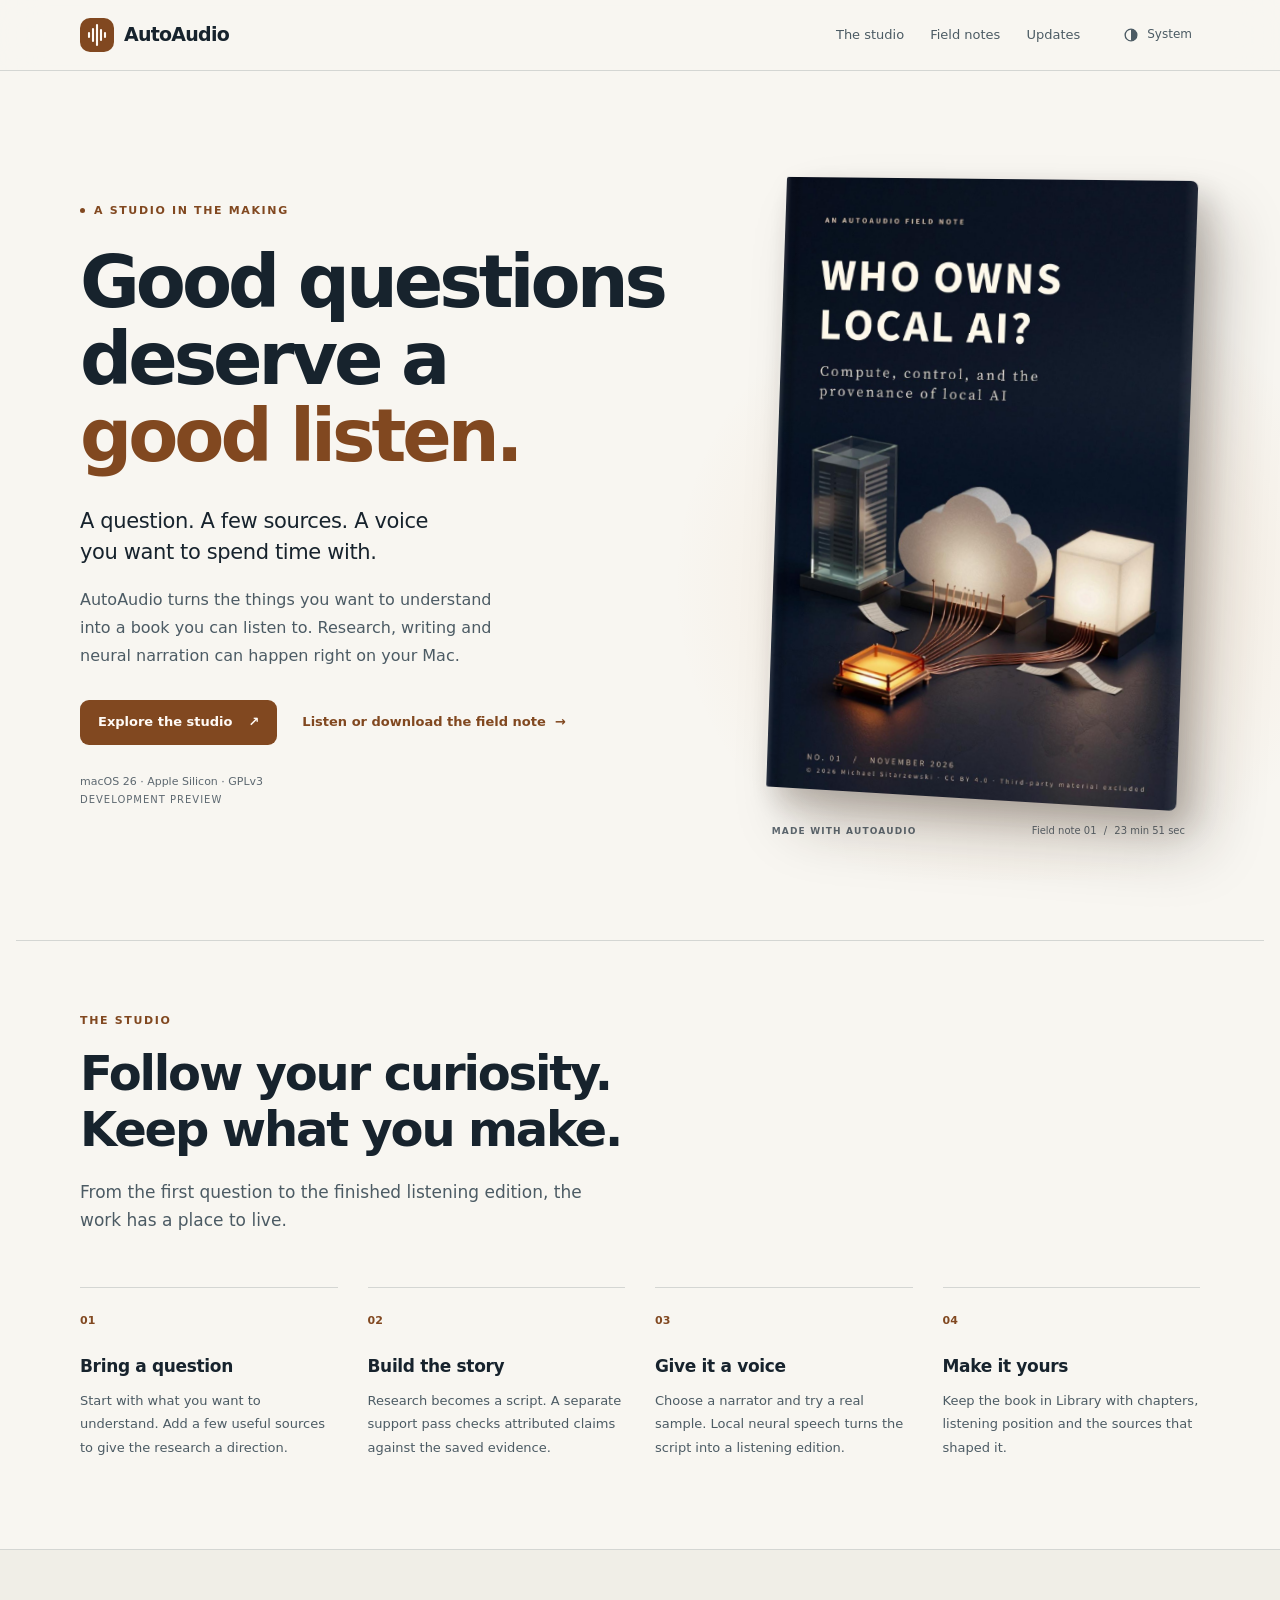
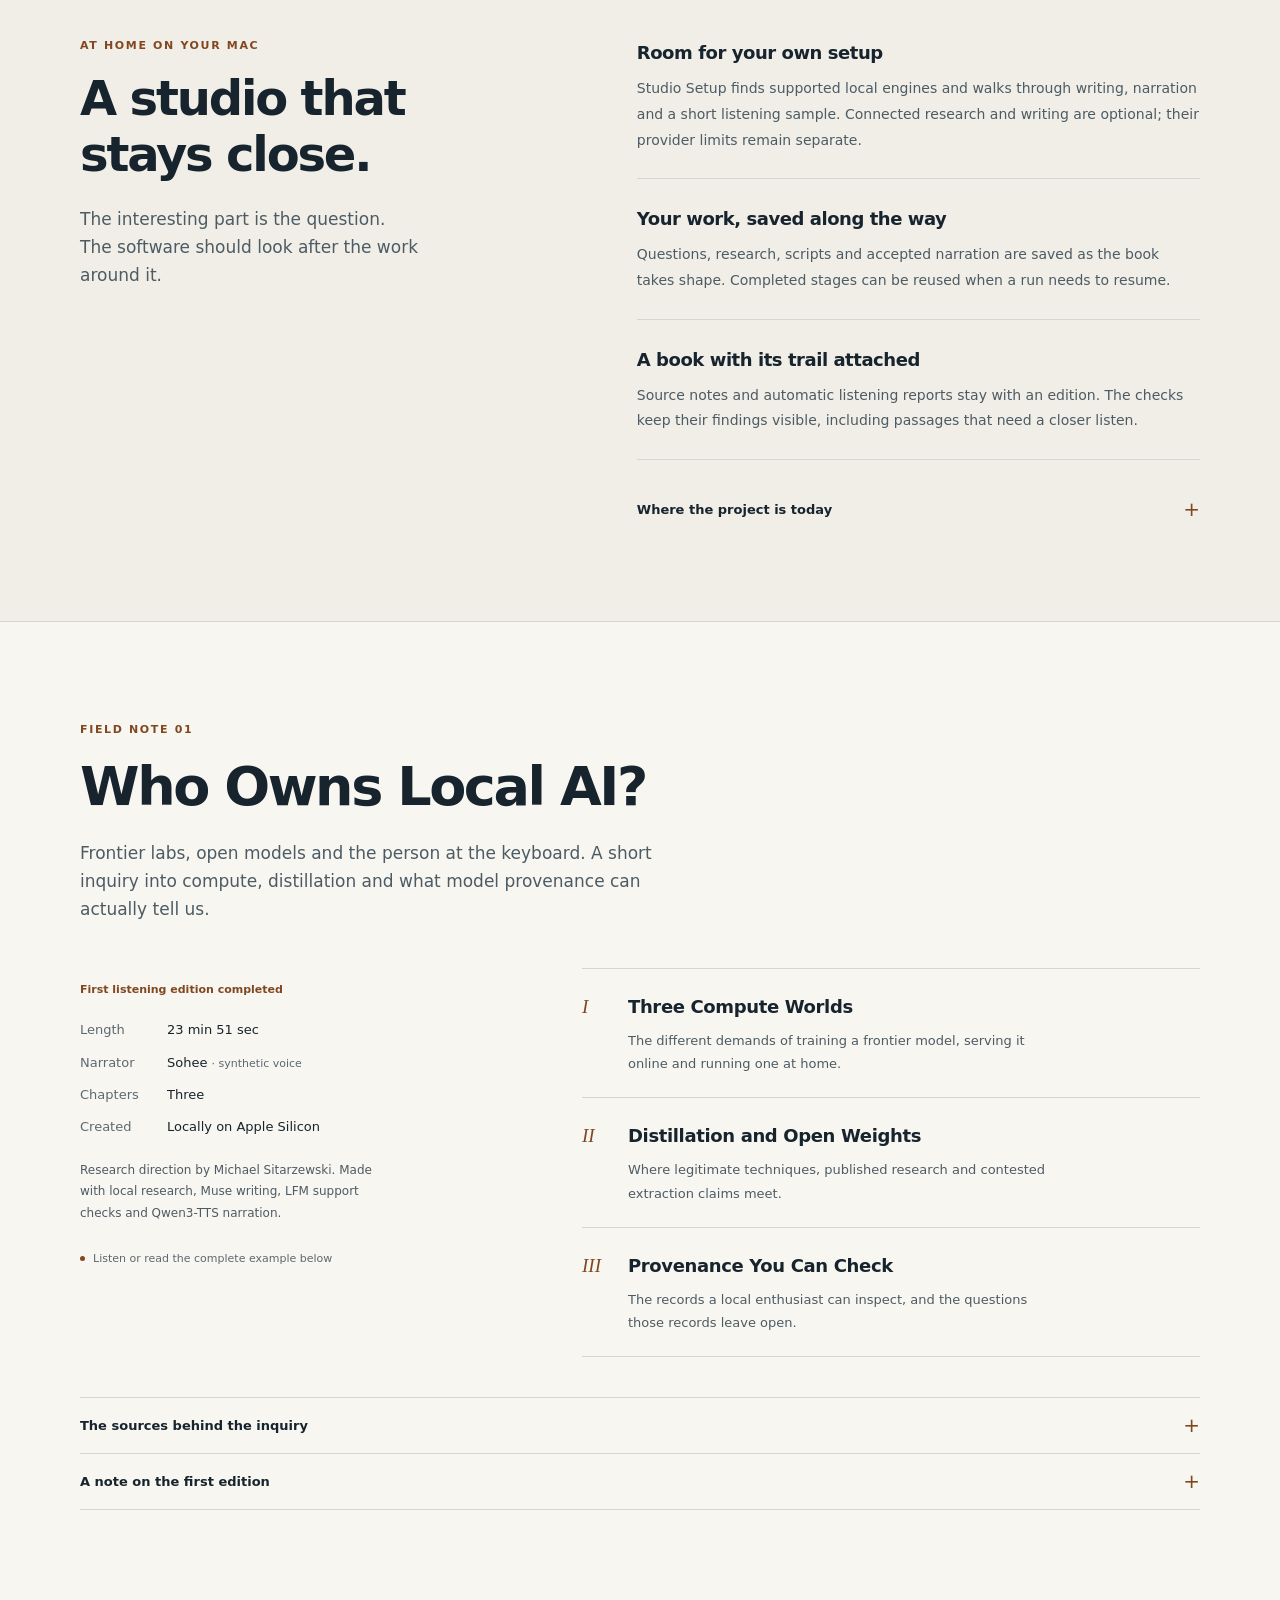
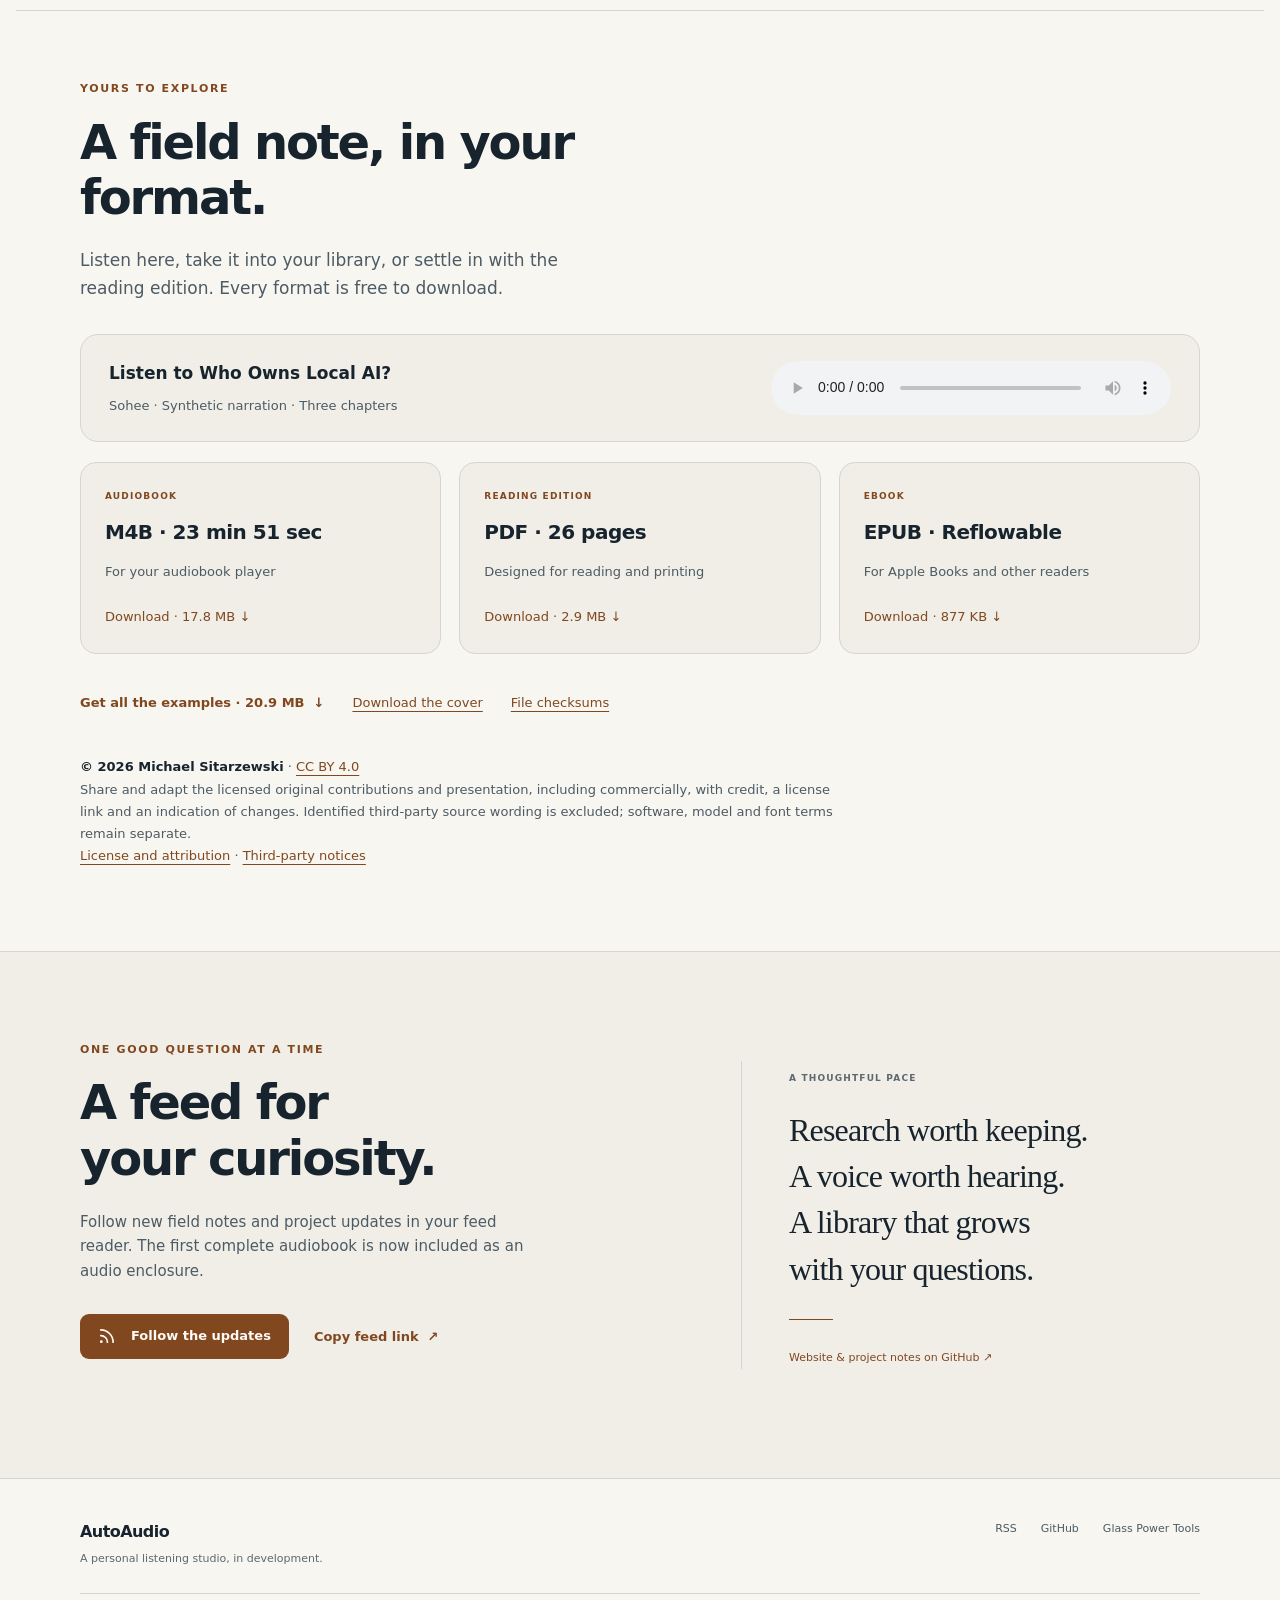
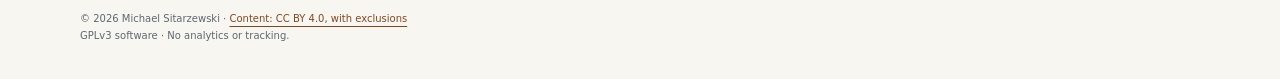
<file: index.html>
<!doctype html>
<html lang="en">
<head>
  <meta charset="utf-8">
  <meta name="viewport" content="width=device-width, initial-scale=1">
  <meta name="color-scheme" content="dark light">
  <meta name="theme-color" content="#10171f" media="(prefers-color-scheme: dark)">
  <meta name="theme-color" content="#f8f6f1" media="(prefers-color-scheme: light)">
  <title>AutoAudio — Good questions deserve a good listen.</title>
  <meta name="description" content="A personal audiobook studio for Mac. Follow a question through research, writing and local neural narration, then keep the finished book in your library. In development for Apple Silicon.">
  <link rel="canonical" href="https://msitarzewski.github.io/AutoAudio/">
  <meta property="og:type" content="website">
  <meta property="og:locale" content="en_US">
  <meta property="og:site_name" content="AutoAudio">
  <meta property="og:title" content="Good questions deserve a good listen.">
  <meta property="og:description" content="A personal audiobook studio for Mac. A question, a few sources, and a voice you want to spend time with.">
  <meta property="og:url" content="https://msitarzewski.github.io/AutoAudio/">
  <meta property="og:image" content="https://msitarzewski.github.io/AutoAudio/assets/who-owns-local-ai-cover.jpg">
  <meta property="og:image:alt" content="The cover of Who Owns Local AI?, AutoAudio’s first field note.">
  <meta name="twitter:card" content="summary_large_image">
  <link rel="icon" type="image/svg+xml" href="assets/favicon.svg">
  <link rel="alternate" type="application/rss+xml" title="AutoAudio updates" href="feed.xml">
  <link rel="stylesheet" href="assets/site.css">
  <script src="assets/site.js" defer></script>
</head>
<body>
  <a class="skip-link" href="#content">Skip to content</a>
  <header class="site-header">
    <div class="header-inner">
      <a class="wordmark" href="./" aria-label="AutoAudio home">
        <svg class="brand-mark" width="34" height="34" viewBox="0 0 34 34" aria-hidden="true"><rect width="34" height="34" rx="10" fill="currentColor"/><g stroke="var(--mark-ink)" stroke-width="2.1" stroke-linecap="round"><path d="M9 15v4M13 11v12M17 7v20M21 12v10M25 15v4"/></g></svg>
        <span>AutoAudio</span>
      </a>
      <nav aria-label="Main navigation">
        <a href="#studio">The studio</a>
        <a href="#field-note">Field notes</a>
        <a href="#updates">Updates</a>
      </nav>
      <button class="appearance-button" id="appearance" type="button" aria-label="Appearance: system. Change appearance." title="Change appearance" hidden>
        <svg width="18" height="18" viewBox="0 0 20 20" fill="none" aria-hidden="true"><circle cx="10" cy="10" r="6.5" stroke="currentColor" stroke-width="1.5"/><path d="M10 3.5a6.5 6.5 0 0 1 0 13Z" fill="currentColor"/></svg>
        <span id="appearance-label">System</span>
      </button>
    </div>
  </header>

  <main id="content">
    <section class="hero page-width" aria-labelledby="hero-title">
      <div class="hero-copy">
        <p class="eyebrow"><span class="status-dot" aria-hidden="true"></span> A studio in the making</p>
        <h1 id="hero-title">Good questions<br>deserve a<br><span>good listen.</span></h1>
        <p class="hero-lede">A question. A few sources. A voice you want to spend time with.</p>
        <p class="hero-description">AutoAudio turns the things you want to understand into a book you can listen to. Research, writing and neural narration can happen right on your Mac.</p>
        <div class="actions">
          <a class="button primary" href="#studio">Explore the studio <span aria-hidden="true">↗</span></a>
          <a class="text-link" href="#downloads">Listen or download the field note <span aria-hidden="true">→</span></a>
        </div>
        <p class="platform-note">macOS 26 · Apple Silicon · GPLv3<br><span>Development preview</span></p>
      </div>
      <figure class="hero-book">
        <div class="book-halo" aria-hidden="true"></div>
        <div class="cover-wrap">
          <img class="book-cover" src="assets/who-owns-local-ai-cover.jpg" width="1024" height="1536" fetchpriority="high" alt="Who Owns Local AI? A dark blue cover with a luminous personal computing core connected to sculptural computing structures by fine copper lines.">
        </div>
        <figcaption><span class="mini-label">Made with AutoAudio</span><span>Field note 01 <span aria-hidden="true">/</span> 23 min 51 sec</span></figcaption>
      </figure>
    </section>

    <section class="journey page-width" id="studio" aria-labelledby="journey-title">
      <div class="section-heading">
        <p class="eyebrow">The studio</p>
        <h2 id="journey-title">Follow your curiosity.<br>Keep what you make.</h2>
        <p>From the first question to the finished listening edition, the work has a place to live.</p>
      </div>
      <ol class="journey-steps">
        <li><span class="step-number" aria-hidden="true">01</span><h3>Bring a question</h3><p>Start with what you want to understand. Add a few useful sources to give the research a direction.</p></li>
        <li><span class="step-number" aria-hidden="true">02</span><h3>Build the story</h3><p>Research becomes a script. A separate support pass checks attributed claims against the saved evidence.</p></li>
        <li><span class="step-number" aria-hidden="true">03</span><h3>Give it a voice</h3><p>Choose a narrator and try a real sample. Local neural speech turns the script into a listening edition.</p></li>
        <li><span class="step-number" aria-hidden="true">04</span><h3>Make it yours</h3><p>Keep the book in Library with chapters, listening position and the sources that shaped it.</p></li>
      </ol>
    </section>

    <section class="close-section" aria-labelledby="close-title">
      <div class="page-width close-grid">
        <div>
          <p class="eyebrow">At home on your Mac</p>
          <h2 id="close-title">A studio that<br>stays close.</h2>
          <p class="section-intro">The interesting part is the question. The software should look after the work around it.</p>
        </div>
        <div class="studio-details">
          <article><h3>Room for your own setup</h3><p>Studio Setup finds supported local engines and walks through writing, narration and a short listening sample. Connected research and writing are optional; their provider limits remain separate.</p></article>
          <article><h3>Your work, saved along the way</h3><p>Questions, research, scripts and accepted narration are saved as the book takes shape. Completed stages can be reused when a run needs to resume.</p></article>
          <article><h3>A book with its trail attached</h3><p>Source notes and automatic listening reports stay with an edition. The checks keep their findings visible, including passages that need a closer listen.</p></article>
          <details class="plain-disclosure"><summary>Where the project is today <span aria-hidden="true">+</span></summary><div><p>The Mac studio has produced a complete book through its local pipeline, including native Library playback. AutoAudio is still a development project.</p><p>Companion listening on iPhone, iPad and Apple Vision Pro, and optional private iCloud sync, are in development and qualification. Public app downloads are not posted here yet.</p></div></details>
        </div>
      </div>
    </section>

    <section class="field-note page-width" id="field-note" aria-labelledby="book-title">
      <div class="section-heading book-heading">
        <p class="eyebrow">Field note 01</p>
        <h2 id="book-title">Who Owns Local AI?</h2>
        <p>Frontier labs, open models and the person at the keyboard. A short inquiry into compute, distillation and what model provenance can actually tell us.</p>
      </div>
      <div class="book-detail-grid">
        <div class="edition-facts">
          <p class="edition-status">First listening edition completed</p>
          <dl>
            <div><dt>Length</dt><dd>23 min 51 sec</dd></div>
            <div><dt>Narrator</dt><dd>Sohee <span>· synthetic voice</span></dd></div>
            <div><dt>Chapters</dt><dd>Three</dd></div>
            <div><dt>Created</dt><dd>Locally on Apple Silicon</dd></div>
          </dl>
          <p class="edition-caption">Research direction by Michael Sitarzewski. Made with local research, Muse writing, LFM support checks and Qwen3-TTS narration.</p>
          <p class="publication-note"><span class="status-dot" aria-hidden="true"></span> Listen or read the complete example below</p>
        </div>
        <ol class="chapter-list">
          <li><span aria-hidden="true">I</span><div><h3>Three Compute Worlds</h3><p>The different demands of training a frontier model, serving it online and running one at home.</p></div></li>
          <li><span aria-hidden="true">II</span><div><h3>Distillation and Open Weights</h3><p>Where legitimate techniques, published research and contested extraction claims meet.</p></div></li>
          <li><span aria-hidden="true">III</span><div><h3>Provenance You Can Check</h3><p>The records a local enthusiast can inspect, and the questions those records leave open.</p></div></li>
        </ol>
      </div>
      <div class="book-notes">
        <details class="plain-disclosure"><summary>The sources behind the inquiry <span aria-hidden="true">+</span></summary><div>
          <p>Five primary-source publications and repositories were consulted for this edition, as retrieved on November 8, 2026. These are publisher statements and documentation; inclusion does not imply endorsement of the book.</p>
          <ol class="source-list">
            <li><span>Anthropic · February 23, 2026</span><a href="https://www.anthropic.com/news/detecting-and-preventing-distillation-attacks">Detecting and preventing distillation attacks <span aria-hidden="true">↗</span></a></li>
            <li><span>Anthropic · October 12, 2026</span><a href="https://www.anthropic.com/news/distillation-defenses">Strengthening our defenses against distillation attacks <span aria-hidden="true">↗</span></a></li>
            <li><span>OpenAI · accessed November 8, 2026</span><a href="https://openai.com/index/building-the-compute-infrastructure-for-the-intelligence-age/">Building the compute infrastructure for the Intelligence Age <span aria-hidden="true">↗</span></a></li>
            <li><span>DeepSeek-AI contributors · repository</span><a href="https://github.com/deepseek-ai/DeepSeek-R1">DeepSeek-R1 <span aria-hidden="true">↗</span></a></li>
            <li><span>MLX contributors · repository</span><a href="https://github.com/ml-explore/mlx">MLX: An array framework for Apple silicon <span aria-hidden="true">↗</span></a></li>
          </ol>
        </div></details>
        <details class="plain-disclosure"><summary>A note on the first edition <span aria-hidden="true">+</span></summary><div>
          <p>This is an AI-assisted research and listening edition. Its automatic report retains 21 passage-level recognition flags; these are not human judgments of each passage. Research reflects sources retrieved on November 8, 2026. The reading editions include source notes and production credits.</p>
          <p>This example preserves the completed listening manuscript. The PDF and EPUB mark source-derived wording and explain the license exclusions. Interpretive conclusions and practical guidance remain the edition’s synthesis.</p>
        </div></details>
      </div>
    </section>

    <section class="downloads-section page-width" id="downloads" aria-labelledby="downloads-title">
      <div class="section-heading"><p class="eyebrow">Yours to explore</p><h2 id="downloads-title">A field note, in your format.</h2><p>Listen here, take it into your library, or settle in with the reading edition. Every format is free to download.</p></div>
      <div class="listen-panel"><div><h3>Listen to Who Owns Local AI?</h3><p>Sohee · Synthetic narration · Three chapters</p></div><audio controls preload="metadata" aria-label="Who Owns Local AI? narrated by Sohee"><source src="examples/who-owns-local-ai/who-owns-local-ai.m4b" type="audio/mp4">Your browser does not support this player. <a href="examples/who-owns-local-ai/who-owns-local-ai.m4b">Download the audiobook</a>.</audio></div>
      <div class="download-grid"><a class="download-card" href="examples/who-owns-local-ai/who-owns-local-ai.m4b" download><span class="mini-label">Audiobook</span><strong>M4B · 23 min 51 sec</strong><span>For your audiobook player</span><span class="download-size">Download · 17.8 MB <span aria-hidden="true">↓</span></span></a><a class="download-card" href="examples/who-owns-local-ai/who-owns-local-ai.pdf" download><span class="mini-label">Reading edition</span><strong>PDF · 26 pages</strong><span>Designed for reading and printing</span><span class="download-size">Download · 2.9 MB <span aria-hidden="true">↓</span></span></a><a class="download-card" href="examples/who-owns-local-ai/who-owns-local-ai.epub" download><span class="mini-label">Ebook</span><strong>EPUB · Reflowable</strong><span>For Apple Books and other readers</span><span class="download-size">Download · 877 KB <span aria-hidden="true">↓</span></span></a></div>
      <div class="download-extras"><a class="text-link" href="examples/who-owns-local-ai/who-owns-local-ai-examples.zip" download>Get all the examples · 20.9 MB <span aria-hidden="true">↓</span></a><a href="examples/who-owns-local-ai/cover.jpg" download>Download the cover</a><a href="examples/who-owns-local-ai/SHA256SUMS.txt">File checksums</a></div>
      <div class="content-license"><p><strong>© 2026 Michael Sitarzewski</strong> · <a rel="license" href="https://creativecommons.org/licenses/by/4.0/">CC BY 4.0</a></p><p>Share and adapt the licensed original contributions and presentation, including commercially, with credit, a license link and an indication of changes. Identified third-party source wording is excluded; software, model and font terms remain separate.</p><p><a href="examples/who-owns-local-ai/LICENSE.txt">License and attribution</a> · <a href="examples/who-owns-local-ai/THIRD-PARTY-NOTICES.txt">Third-party notices</a></p></div>
    </section>

    <section class="updates-section" id="updates" aria-labelledby="updates-title">
      <div class="page-width updates-grid">
        <div>
          <p class="eyebrow">One good question at a time</p>
          <h2 id="updates-title">A feed for<br>your curiosity.</h2>
          <p>Follow new field notes and project updates in your feed reader. The first complete audiobook is now included as an audio enclosure.</p>
          <div class="actions"><a class="button primary" href="feed.xml"><svg width="17" height="17" viewBox="0 0 18 18" fill="none" aria-hidden="true"><circle cx="3.5" cy="14.5" r="1.5" fill="currentColor"/><path d="M3 8a7 7 0 0 1 7 7M3 2a13 13 0 0 1 13 13" stroke="currentColor" stroke-width="1.8" stroke-linecap="round"/></svg> Follow the updates</a><button class="text-link copy-button" id="copy-feed" type="button" hidden>Copy feed link <span aria-hidden="true">↗</span></button></div>
          <p class="copy-status" id="copy-status" role="status" aria-live="polite"></p>
        </div>
        <div class="feed-note"><span class="mini-label">A thoughtful pace</span><p>Research worth keeping. <br>A voice worth hearing. <br>A library that grows <br>with your questions.</p><span class="feed-rule" aria-hidden="true"></span><a href="https://github.com/msitarzewski/AutoAudio">Website &amp; project notes on GitHub <span aria-hidden="true">↗</span></a></div>
      </div>
    </section>
  </main>

  <footer class="site-footer page-width"><div><a class="footer-wordmark" href="./">AutoAudio</a><p>A personal listening studio, in development.</p></div><nav aria-label="Footer navigation"><a href="feed.xml">RSS</a><a href="https://github.com/msitarzewski/AutoAudio">GitHub</a><a href="https://github.com/msitarzewski/GlassPowerTools">Glass Power Tools</a></nav><p class="footer-note">© 2026 Michael Sitarzewski · <a href="CONTENT-LICENSE.md">Content: CC BY 4.0, with exclusions</a><br>GPLv3 software · No analytics or tracking.</p></footer>
</body>
</html>
</file>
<file: assets/site.css>
/* AutoAudio: the Apple-family site, with the first field note's ink and copper. */
:root {
  color-scheme: dark;
  --background: #10171f;
  --surface: #151f29;
  --surface-soft: #19232d;
  --text: #f3f0e8;
  --muted: #bac1c6;
  --dim: #a3acb3;
  --line: #35424d;
  --copper: #e8b990;
  --copper-strong: #f3c7a2;
  --button-ink: #201910;
  --mark-ink: #10171f;
  --glow: rgba(211, 137, 66, .13);
  --shadow: rgba(0, 0, 0, .5);
  --font: -apple-system, BlinkMacSystemFont, "SF Pro Text", "Helvetica Neue", system-ui, sans-serif;
  --read: 660px;
  --wide: 1120px;
  --gutter: clamp(22px, 5vw, 64px);
}
@media (prefers-color-scheme: light) {
  :root:not([data-theme="dark"]) {
    color-scheme: light;
    --background: #f8f6f1;
    --surface: #f0eee7;
    --surface-soft: #eeebe3;
    --text: #17232d;
    --muted: #4c5b64;
    --dim: #5d6870;
    --line: #d4d6d3;
    --copper: #814820;
    --copper-strong: #6f3a19;
    --button-ink: #fffaf5;
    --mark-ink: #fffaf5;
    --glow: rgba(211, 137, 66, .16);
    --shadow: rgba(43, 30, 18, .21);
  }
}
:root[data-theme="light"] {
  color-scheme: light;
  --background: #f8f6f1;
  --surface: #f0eee7;
  --surface-soft: #eeebe3;
  --text: #17232d;
  --muted: #4c5b64;
  --dim: #5d6870;
  --line: #d4d6d3;
  --copper: #814820;
  --copper-strong: #6f3a19;
  --button-ink: #fffaf5;
  --mark-ink: #fffaf5;
  --glow: rgba(211, 137, 66, .16);
  --shadow: rgba(43, 30, 18, .21);
}
* { box-sizing: border-box; }
html { scroll-behavior: smooth; scroll-padding-top: 94px; -webkit-text-size-adjust: 100%; }
body { margin: 0; color: var(--text); background: var(--background); font: 17px/1.65 var(--font); -webkit-font-smoothing: antialiased; overflow-x: clip; }
a { color: var(--copper); text-underline-offset: 4px; text-decoration-thickness: 1px; }
a:hover { color: var(--copper-strong); }
a:focus-visible, button:focus-visible, summary:focus-visible { outline: 3px solid var(--copper); outline-offset: 5px; border-radius: 5px; }
button { font: inherit; }
button, summary { -webkit-tap-highlight-color: transparent; }
button[hidden] { display: none; }
img, svg { max-width: 100%; }
img { display: block; height: auto; }
p, h1, h2, h3, figure { margin: 0; }
h1, h2, h3 { font-weight: 650; }
::selection { background: var(--copper); color: var(--background); }
.page-width { max-width: calc(var(--wide) + var(--gutter) * 2); margin-inline: auto; padding-inline: var(--gutter); }
.skip-link { position: fixed; top: 12px; left: 12px; z-index: 10; transform: translateY(-180%); background: var(--surface); color: var(--text); padding: 10px 16px; border-radius: 8px; }
.skip-link:focus { transform: none; }
.site-header { position: sticky; top: 0; z-index: 5; border-bottom: 1px solid var(--line); background: var(--background); }
@supports (backdrop-filter: blur(20px)) { .site-header { background: color-mix(in srgb, var(--background) 88%, transparent); backdrop-filter: blur(20px); -webkit-backdrop-filter: blur(20px); } }
.header-inner { max-width: calc(var(--wide) + var(--gutter) * 2); margin-inline: auto; padding: 15px var(--gutter); display: flex; align-items: center; gap: 34px; min-height: 70px; }
.wordmark { display: inline-flex; align-items: center; gap: 10px; font-size: 19px; font-weight: 680; letter-spacing: -.04em; color: var(--text); text-decoration: none; }
.brand-mark { color: var(--copper); flex: 0 0 auto; }
.site-header nav { display: flex; gap: 26px; margin-left: auto; }
.site-header nav a { font-size: 13px; text-decoration: none; color: var(--muted); padding-block: 8px; }
.site-header nav a:hover { color: var(--text); }
.appearance-button { display: inline-flex; align-items: center; justify-content: center; gap: 7px; min-height: 34px; padding: 4px 8px; border: 0; background: none; color: var(--muted); cursor: pointer; font-size: 12px; }
.appearance-button:hover { color: var(--text); }
.hero { display: grid; grid-template-columns: minmax(0, 1.15fr) minmax(0, .85fr); gap: clamp(36px, 6vw, 100px); padding-top: clamp(70px, 8vw, 118px); padding-bottom: 100px; align-items: center; }
.eyebrow { color: var(--copper); font-size: 11px; font-weight: 650; line-height: 1.4; text-transform: uppercase; letter-spacing: .15em; display: flex; align-items: center; gap: 9px; }
.status-dot { width: 5px; height: 5px; flex: 0 0 auto; border-radius: 50%; display: inline-block; background: currentColor; }
h1 { font-size: clamp(49px, 5.7vw, 76px); line-height: 1.06; letter-spacing: -.055em; margin-top: 24px; }
h1 span { color: var(--copper); }
.hero-lede { font-size: 21px; line-height: 1.5; letter-spacing: -.018em; max-width: 390px; margin-top: 31px; }
.hero-description { max-width: 440px; margin-top: 17px; color: var(--muted); font-size: 16px; line-height: 1.75; }
.actions { display: flex; flex-wrap: wrap; align-items: center; gap: 18px 25px; margin-top: 30px; }
.button { display: inline-flex; gap: 16px; align-items: center; justify-content: center; min-height: 45px; padding: 10px 18px; border-radius: 9px; text-decoration: none; font-size: 13px; line-height: 1.6; font-weight: 650; }
.button.primary { background: var(--copper); color: var(--button-ink); }
.button.primary:hover { background: var(--copper-strong); color: var(--button-ink); }
.text-link { display: inline-flex; gap: 9px; align-items: center; font-size: 13px; font-weight: 560; text-decoration: none; min-height: 44px; }
.text-link:hover { text-decoration: underline; }
.platform-note { color: var(--dim); font-size: 11px; line-height: 1.7; margin-top: 28px; }
.platform-note span { font-size: 10px; text-transform: uppercase; letter-spacing: .1em; }
.hero-book { position: relative; margin: 0; padding: 6px 15px 0; isolation: isolate; }
.book-halo { position: absolute; inset: 7% -28% -6%; z-index: -1; background: radial-gradient(ellipse at 55% 55%, var(--glow), transparent 63%); pointer-events: none; }
.cover-wrap { transform: perspective(1300px) rotateY(-6deg) rotateZ(2deg); transform-origin: center; border-radius: 2px 7px 7px 2px; overflow: hidden; box-shadow: 2px 2px 0 rgba(255,255,255,.08) inset, -2px 0 0 rgba(255,255,255,.13), 11px 14px 30px var(--shadow), 27px 36px 60px var(--shadow); position: relative; }
.cover-wrap::after { content: ""; position: absolute; inset: 0; background: linear-gradient(90deg, rgba(255,255,255,.12), transparent 1.2%, rgba(0,0,0,.15) 2.7%, transparent 4%, transparent 97%, rgba(255,255,255,.08)); pointer-events: none; }
.book-cover { width: 100%; aspect-ratio: 2 / 3; object-fit: cover; background: #10171f; }
.hero-book figcaption { display: flex; align-items: baseline; justify-content: space-between; gap: 12px; color: var(--dim); font-size: 10px; padding-top: 24px; }
.mini-label { font-size: 9px; font-weight: 650; text-transform: uppercase; letter-spacing: .13em; }
.hero-book figcaption > span:last-child { white-space: nowrap; }
.hero-book figcaption > span:last-child span { padding-inline: 4px; }
.journey { padding-top: 72px; padding-bottom: 90px; border-top: 1px solid var(--line); }
.section-heading { max-width: var(--read); }
h2 { font-size: clamp(36px, 4vw, 48px); line-height: 1.15; letter-spacing: -.045em; margin-top: 18px; }
.section-heading > p:last-child { font-size: 17px; color: var(--muted); max-width: 525px; margin-top: 21px; }
.journey-steps { display: grid; grid-template-columns: repeat(4, minmax(0,1fr)); gap: 30px; padding: 0; list-style: none; margin: 53px 0 0; }
.journey-steps li { border-top: 1px solid var(--line); padding-top: 16px; }
.step-number { color: var(--copper); font-size: 11px; font-weight: 550; font-variant-numeric: tabular-nums; }
.journey-steps h3 { font-size: 17px; letter-spacing: -.02em; margin-top: 20px; }
.journey-steps p { color: var(--muted); font-size: 13px; line-height: 1.8; margin-top: 9px; }
.close-section { padding-block: 88px; background: var(--surface); border-block: 1px solid var(--line); }
.close-grid { display: grid; grid-template-columns: minmax(0, .9fr) minmax(0, 1.1fr); gap: 96px; }
.section-intro { max-width: 340px; margin-top: 23px; color: var(--muted); font-size: 17px; }
.studio-details article { padding-bottom: 25px; margin-bottom: 25px; border-bottom: 1px solid var(--line); }
.studio-details h3 { font-size: 18px; letter-spacing: -.025em; }
.studio-details article p { color: var(--muted); font-size: 14px; line-height: 1.85; margin-top: 8px; }
.plain-disclosure summary { display: flex; align-items: center; justify-content: space-between; gap: 20px; cursor: pointer; list-style: none; min-height: 48px; font-size: 13px; font-weight: 560; }
.plain-disclosure summary::-webkit-details-marker { display: none; }
.plain-disclosure summary > span { font-size: 20px; font-weight: 350; color: var(--copper); }
.plain-disclosure[open] summary > span { transform: rotate(45deg); }
.plain-disclosure > div { padding: 9px 0 19px; font-size: 13px; line-height: 1.8; color: var(--muted); }
.plain-disclosure > div p + p { margin-top: 12px; }
.field-note { padding-top: 100px; padding-bottom: 100px; }
.book-heading { max-width: 725px; }
.book-heading h2 { font-size: clamp(36px, 4.4vw, 54px); }
.book-heading > p:last-child { max-width: 610px; }
.book-detail-grid { display: grid; grid-template-columns: minmax(0, .8fr) minmax(0, 1.2fr); gap: 90px; margin-top: 45px; }
.edition-facts { padding-top: 13px; }
.edition-status { color: var(--copper); font-size: 11px; font-weight: 600; }
.edition-facts dl { margin: 20px 0 0; font-size: 13px; }
.edition-facts dl > div { display: grid; grid-template-columns: 75px minmax(0,1fr); gap: 12px; margin-bottom: 11px; }
.edition-facts dt { color: var(--dim); }
.edition-facts dd { margin: 0; }
.edition-facts dd span { color: var(--dim); font-size: 11px; }
.edition-caption { color: var(--muted); font-size: 12px; line-height: 1.8; margin-top: 22px; max-width: 310px; }
.publication-note { color: var(--dim); font-size: 11px; display: flex; gap: 8px; align-items: center; margin-top: 25px; }
.publication-note .status-dot { color: var(--copper); }
.chapter-list { list-style: none; margin: 0; padding: 0; }
.chapter-list li { display: flex; align-items: baseline; gap: 20px; padding: 22px 0; border-top: 1px solid var(--line); }
.chapter-list li:last-child { border-bottom: 1px solid var(--line); }
.chapter-list > li > span { flex: 0 0 26px; font-family: Georgia, serif; font-size: 19px; font-style: italic; color: var(--copper); }
.chapter-list h3 { font-size: 18px; letter-spacing: -.02em; }
.chapter-list p { font-size: 13px; line-height: 1.8; color: var(--muted); margin-top: 7px; max-width: 430px; }
.book-notes { margin-top: 40px; border-top: 1px solid var(--line); }
.book-notes > details { border-bottom: 1px solid var(--line); }
.book-notes .plain-disclosure summary { min-height: 55px; }
.book-notes .plain-disclosure > div { max-width: 750px; }
.source-list { margin-top: 25px; padding-left: 20px; }
.source-list li { margin-bottom: 19px; padding-left: 7px; }
.source-list li > span { display: block; font-size: 10px; color: var(--dim); line-height: 1.6; margin-bottom: 3px; }
.source-list a { font-size: 13px; overflow-wrap: anywhere; }
.source-list a span { text-decoration: none; }
.updates-section { padding-block: 90px; background: var(--surface); border-block: 1px solid var(--line); }
.updates-grid { display: grid; grid-template-columns: minmax(0, 1.1fr) minmax(0, .9fr); gap: 100px; align-items: center; }
.updates-grid > div:first-child > p:not(.eyebrow):not(.copy-status) { max-width: 455px; color: var(--muted); font-size: 15px; margin-top: 24px; }
.copy-button { border: 0; padding: 0; background: none; color: var(--copper); cursor: pointer; }
.copy-status { font-size: 11px; color: var(--muted); min-height: 18px; margin-top: 11px; }
.feed-note { padding-left: 47px; border-left: 1px solid var(--line); }
.feed-note .mini-label { color: var(--dim); }
.feed-note > p { font-family: Georgia, "Times New Roman", serif; font-size: clamp(24px, 2.8vw, 32px); line-height: 1.45; letter-spacing: -.025em; margin-top: 18px; }
.feed-rule { display: block; width: 44px; height: 1px; background: var(--copper); margin-block: 27px 21px; }
.feed-note > a { font-size: 11px; text-decoration: none; }
.feed-note > a:hover { text-decoration: underline; }
.site-footer { display: grid; grid-template-columns: 1fr auto; gap: 25px 35px; padding-top: 38px; padding-bottom: 35px; align-items: start; }
.footer-wordmark { font-weight: 650; color: var(--text); font-size: 16px; letter-spacing: -.035em; text-decoration: none; }
.site-footer div p { color: var(--dim); font-size: 11px; margin-top: 5px; }
.site-footer nav { display: flex; gap: 24px; padding-top: 3px; }
.site-footer nav a { font-size: 11px; color: var(--muted); text-decoration: none; }
.site-footer nav a:hover { text-decoration: underline; }
.footer-note { grid-column: 1 / -1; font-size: 10px; color: var(--dim); line-height: 1.7; padding-top: 16px; border-top: 1px solid var(--line); }
.not-found { max-width: 640px; min-height: calc(100svh - 270px); padding-block: 100px; }
.not-found h1 { margin-bottom: 25px; }
.not-found > p { color: var(--muted); }
.not-found .actions { margin-top: 30px; }
@media (max-width: 1000px) {
  .hero { grid-template-columns: minmax(0, 1.1fr) minmax(0, .9fr); gap: 43px; }
  h1 { font-size: clamp(47px, 6.6vw, 66px); }
  .hero-book { padding-inline: 6px; }
  .hero-book figcaption { display: block; }
  .hero-book figcaption > span { display: block; }
  .hero-book figcaption > span:last-child { margin-top: 5px; }
  .hero-lede { font-size: 19px; }
  .hero-description { font-size: 15px; }
  .hero .actions { gap: 12px 18px; }
  .close-grid, .book-detail-grid, .updates-grid { gap: 55px; }
  .journey-steps { gap: 22px; }
  .journey-steps h3 { font-size: 16px; }
  .feed-note { padding-left: 32px; }
}
@media (max-width: 760px) {
  .header-inner { gap: 16px; padding-block: 12px; min-height: 64px; }
  .site-header nav { gap: 18px; }
  .site-header nav a { font-size: 12px; }
  .appearance-button { padding-inline: 4px; }
  #appearance-label { display: none; }
  .hero { gap: 40px; padding-top: 62px; padding-bottom: 72px; }
  h1 { font-size: 45px; }
  .hero-lede { font-size: 17px; margin-top: 24px; }
  .hero-description { font-size: 14px; }
  .hero-book { padding: 0; }
  .hero .actions { margin-top: 25px; }
  .hero .button, .hero .text-link { font-size: 12px; }
  .journey { padding-top: 60px; padding-bottom: 65px; }
  .journey-steps { grid-template-columns: repeat(2, minmax(0,1fr)); gap: 35px; margin-top: 36px; }
  .journey-steps h3 { margin-top: 12px; }
  .close-section, .updates-section { padding-block: 65px; }
  .close-grid, .updates-grid { grid-template-columns: 1fr; gap: 40px; }
  .section-intro { max-width: 470px; }
  .studio-details article { padding-bottom: 20px; margin-bottom: 20px; }
  .field-note { padding-block: 70px; }
  .book-detail-grid { gap: 36px; grid-template-columns: minmax(0,.9fr) minmax(0,1.1fr); }
  .chapter-list li { gap: 12px; }
  .chapter-list h3 { font-size: 16px; }
  .edition-facts dl > div { grid-template-columns: 64px minmax(0,1fr); gap: 5px; }
  .edition-facts dl { font-size: 12px; }
  .feed-note { padding-left: 0; padding-top: 30px; border-left: 0; border-top: 1px solid var(--line); }
  .feed-note > p br { display: none; }
  .feed-note > p { max-width: 540px; }
}
@media (max-width: 680px) {
  .hero { grid-template-columns: 1fr; gap: 50px; }
  .hero-copy { max-width: 480px; }
  h1 { font-size: clamp(43px, 8vw, 58px); }
  .hero-book { max-width: 340px; width: 68%; justify-self: center; }
}
@media (max-width: 580px) {
  .header-inner { flex-wrap: wrap; gap: 9px 16px; }
  .wordmark { font-size: 17px; }
  .brand-mark { width: 29px; height: 29px; }
  .site-header nav { order: 3; width: 100%; justify-content: space-between; margin-left: 0; gap: 15px; padding-top: 3px; }
  .site-header nav a { padding-block: 3px; font-size: 11px; }
  .appearance-button { margin-left: auto; min-height: 29px; }
  .hero { grid-template-columns: 1fr; gap: 50px; padding-top: 49px; }
  .hero-copy { max-width: 420px; }
  h1 { font-size: clamp(43px, 10.5vw, 58px); }
  .hero-lede { max-width: 330px; font-size: 19px; }
  .hero-description { max-width: 385px; font-size: 15px; }
  .hero .actions { gap: 10px 20px; }
  .hero .button, .hero .text-link { font-size: 12px; }
  .hero-book { max-width: 310px; width: 79%; justify-self: center; }
  .book-halo { inset-inline: -8%; }
  .hero-book figcaption { display: flex; font-size: 8px; gap: 6px; }
  .hero-book figcaption > span:last-child { margin-top: 0; }
  .mini-label { font-size: 8px; }
  .platform-note { margin-top: 22px; }
  h2 { font-size: 35px; }
  .section-heading > p:last-child, .section-intro { font-size: 15px; }
  .journey-steps { gap: 30px 23px; }
  .journey-steps h3 { font-size: 15px; }
  .journey-steps p { font-size: 12px; }
  .studio-details h3 { font-size: 17px; }
  .studio-details article p { font-size: 13px; }
  .book-detail-grid { grid-template-columns: 1fr; gap: 30px; margin-top: 30px; }
  .edition-facts { display: grid; grid-template-columns: 1fr; }
  .edition-facts dl { max-width: 350px; font-size: 13px; }
  .edition-facts dl > div { grid-template-columns: 80px minmax(0,1fr); }
  .edition-caption { max-width: 380px; }
  .publication-note { margin-top: 18px; }
  .chapter-list h3 { font-size: 17px; }
  .book-notes { margin-top: 28px; }
  .plain-disclosure summary { font-size: 12px; }
  .plain-disclosure > div { font-size: 12px; }
  .source-list { padding-left: 17px; }
  .source-list li { padding-left: 3px; }
  .source-list a { font-size: 12px; }
  .feed-note > p { font-size: 27px; }
  .site-footer { grid-template-columns: 1fr; gap: 20px; padding-top: 30px; }
  .site-footer nav { gap: 25px; flex-wrap: wrap; }
  .footer-note { padding-top: 20px; }
}
@media (prefers-reduced-motion: reduce) {
  html { scroll-behavior: auto; }
  *, *::before, *::after { animation: none !important; transition: none !important; }
}

/* Downloadable field-note editions: native audio controls and explicit formats. */
.downloads-section{padding-block:70px 84px;border-top:1px solid var(--line)}
.listen-panel{display:flex;align-items:center;justify-content:space-between;gap:28px;padding:24px 28px;margin:32px 0 20px;background:var(--surface);border:1px solid var(--line);border-radius:18px}
.listen-panel h3{font-size:17px;margin:0 0 8px}.listen-panel p{color:var(--muted);font-size:13px;margin:0}
.listen-panel audio{width: min(100%,400px);flex-shrink:0}
.download-grid{display:grid;grid-template-columns:repeat(3,minmax(0,1fr));gap:18px}
.download-card{display:flex;flex-direction:column;gap:12px;padding:26px 24px;border:1px solid var(--line);border-radius:16px;text-decoration:none;background:var(--surface)}
.download-card:hover{border-color:var(--copper)}.download-card strong{color:var(--text);font-size:20px;letter-spacing:-.025em}.download-card>span:not(.mini-label){color:var(--muted);font-size:13px}.download-card .download-size{padding-top:12px;color:var(--copper)!important}
.download-extras{display:flex;align-items:center;flex-wrap:wrap;gap:18px 28px;margin:26px 0 32px;font-size:13px}
.content-license{max-width:760px;font-size:13px;line-height:1.7;color:var(--muted)}.content-license strong{color:var(--text)}
@media(max-width:760px){.listen-panel{align-items:stretch;flex-direction:column;gap:18px}.listen-panel audio{width:100%}.download-grid{grid-template-columns:1fr}.download-card{gap:8px;padding:22px}.downloads-section{padding-block:45px 55px}}
</file>
